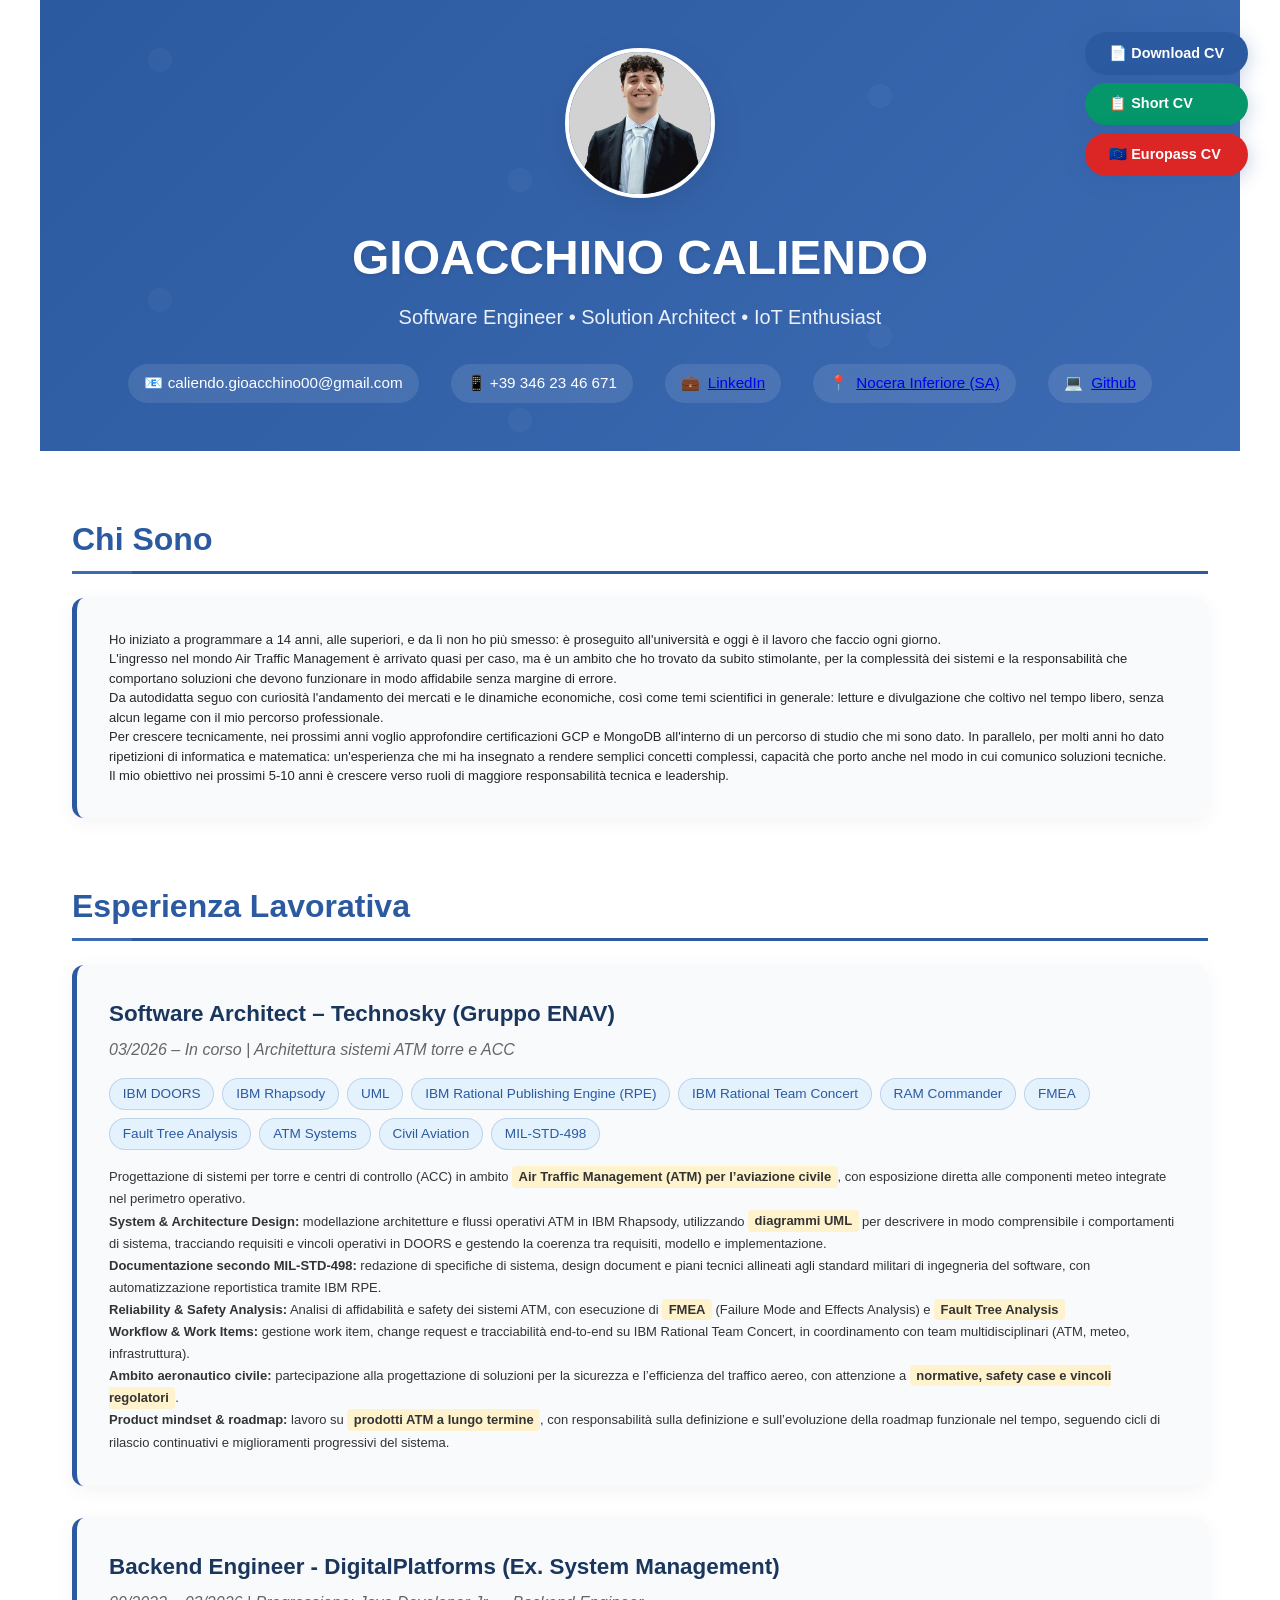
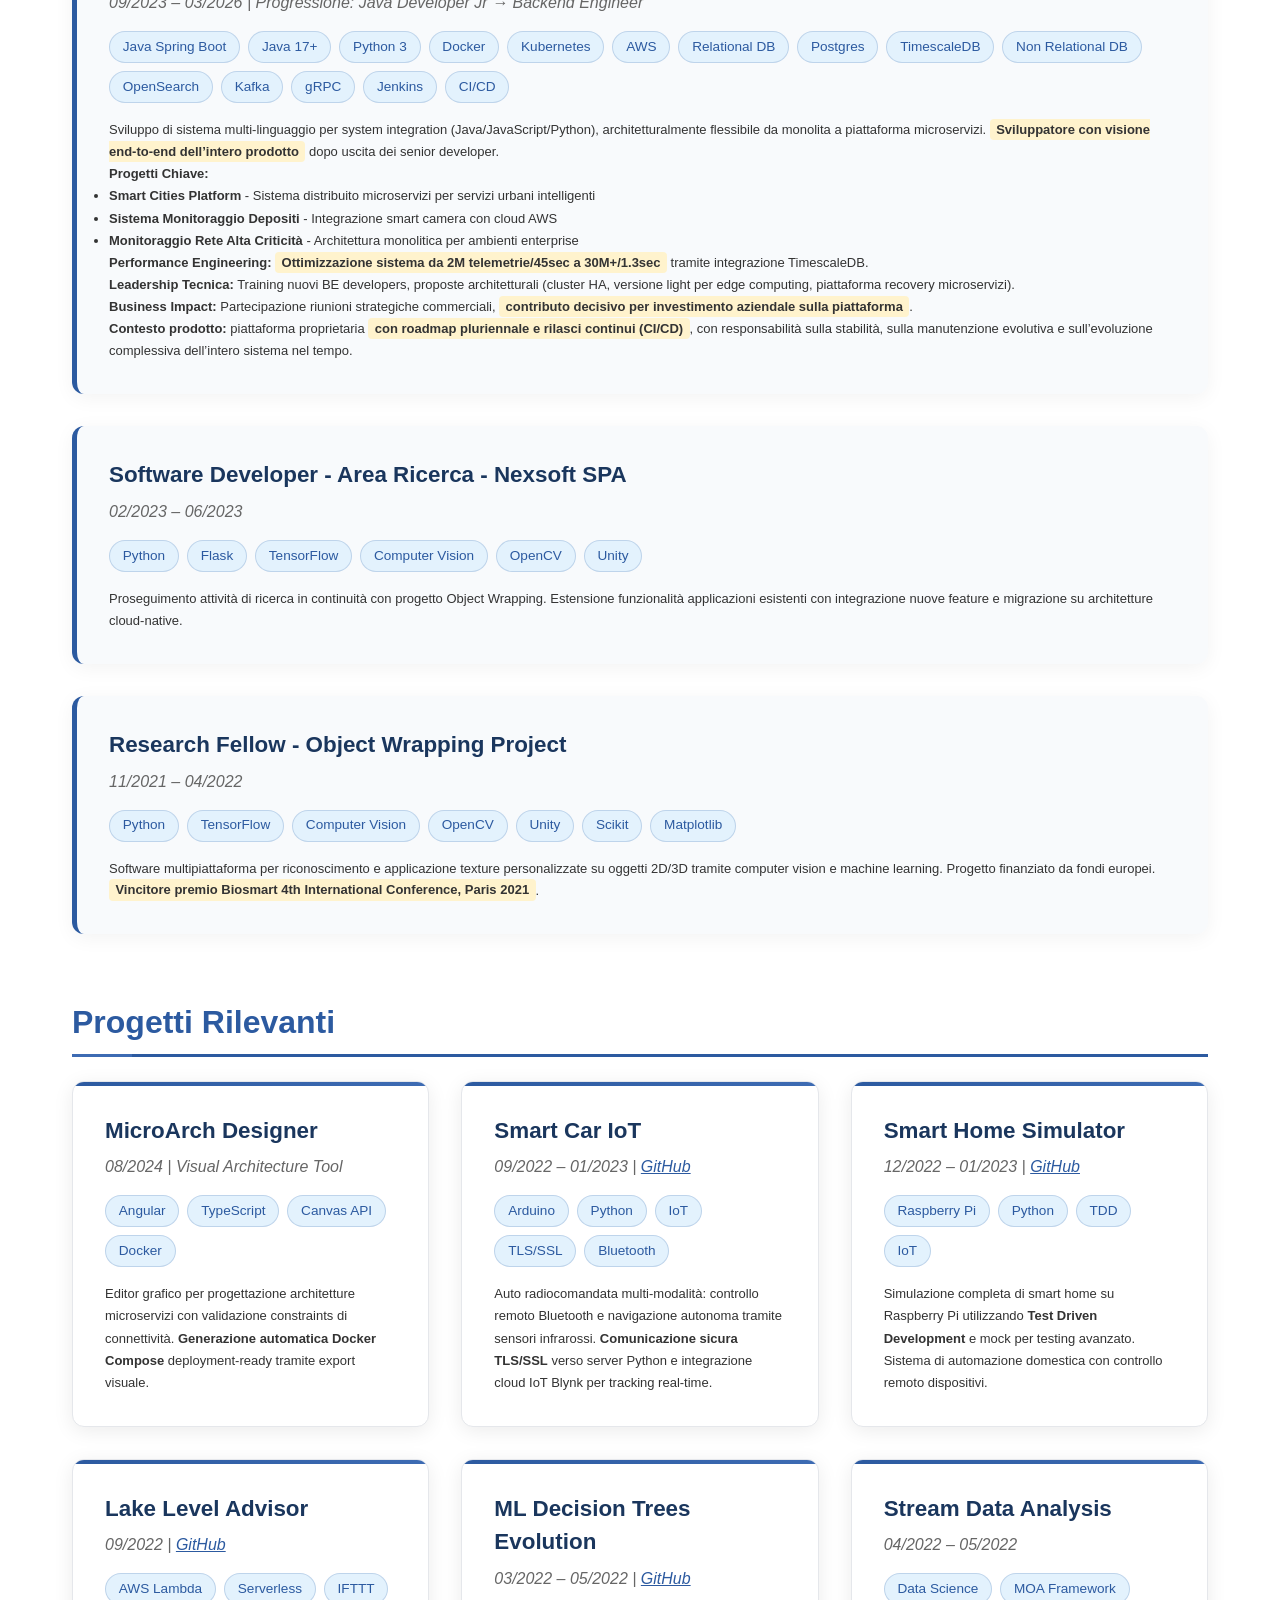
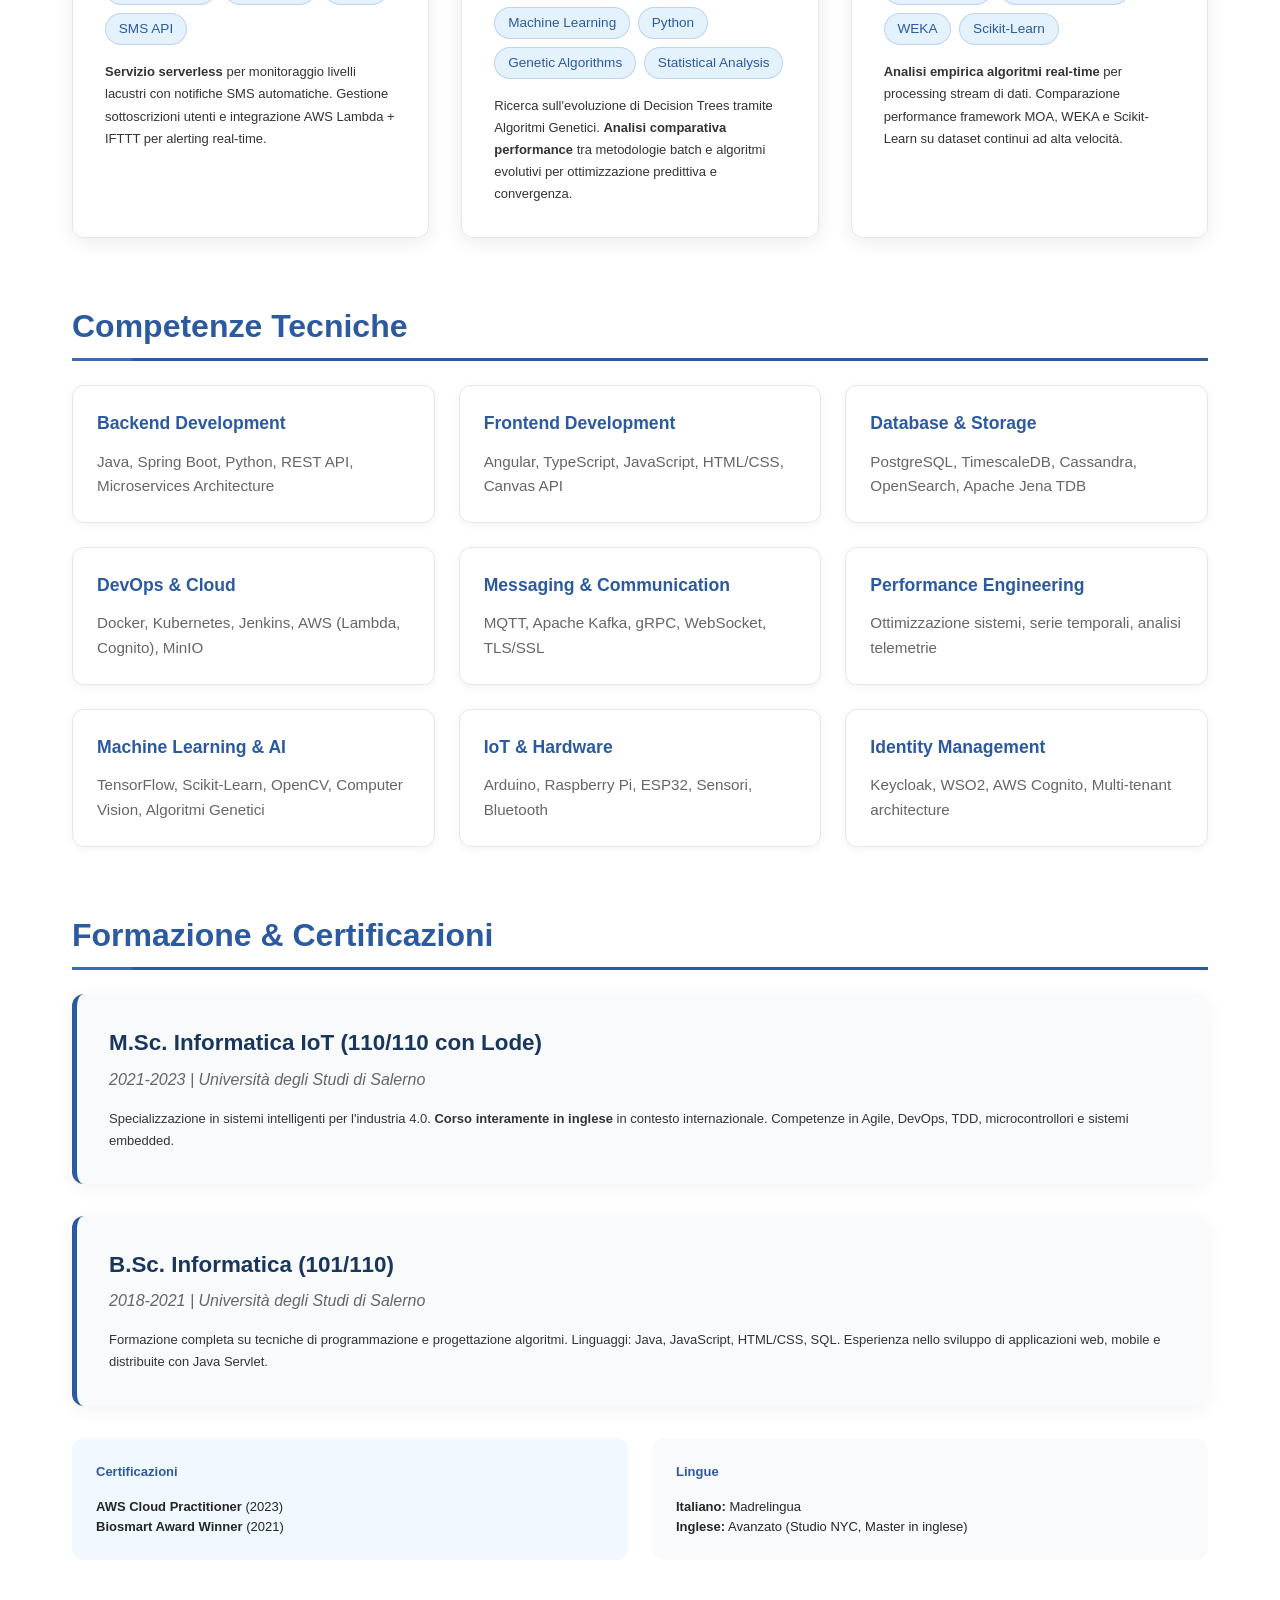
<file: index.html>
<!DOCTYPE html>
<html lang="it">
<head>
    <meta charset="UTF-8">
    <meta name="viewport" content="width=device-width, initial-scale=1.0">
    <title>Gioacchino Caliendo - Software Engineer</title>
    <meta name="description" content="Software Engineer specializzato in Java, Python, Microservizi e Performance Engineering. Portfolio e CV digitale.">

    <link rel="stylesheet" href="styles/web.css">
    <link rel="stylesheet" href="styles/europass.css">
    <link rel="stylesheet" href="styles/short.css">
    <link rel="stylesheet" href="styles/standard.css">

    <script src="scripts/print.js"></script>
</head>
<body>
    <div class="web-container">
        <div class="download-buttons">
            <button class="download-btn" onclick="printCV('standard')">
                📄 Download CV
            </button>
            <button class="download-btn short" onclick="printCV('short')">
                📋 Short CV
            </button>
            <button class="download-btn europass" onclick="printCV('europass')">
                🇪🇺 Europass CV
            </button>
        </div>

        <header class="web-header">
            <div class="web-header-content">
                <div class="web-photo-container">
                    <img src="pictures/profile-pc.jpg"/>
                </div>
                <h1 class="web-name">GIOACCHINO CALIENDO</h1>
                <p class="web-title">Software Engineer • Solution Architect • IoT Enthusiast</p>
                <div class="web-contact">
                    <div class="web-contact-item">
                        📧 caliendo.gioacchino00@gmail.com
                    </div>
                    <div class="web-contact-item">
                        📱 +39 346 23 46 671
                    </div>
                    <div class="web-contact-item">
                        💼 <a href="https://www.linkedin.com/in/gioacchino-caliendo-55917416a">LinkedIn</a>
                    </div>
                    <div class="web-contact-item">
                        📍 <a href="https://www.google.com/maps/place/84014+Nocera+Inferiore+SA">Nocera Inferiore (SA)</a>
                    </div>
                    <div class="web-contact-item">
                        💻 <a href="https://github.com/caliendo-gioacchino">Github</a>
                    </div>
                </div>
            </div>
        </header>

        <main class="web-content">

            <!-- ABOUT ME SECTION -->
            <div class="web-section">
                <h2 class="web-section-title">Chi Sono</h2>
                <div class="web-experience-item">
                    <p>
                        Ho iniziato a programmare a 14 anni, alle superiori, e da lì non ho più smesso: è
                        proseguito all'università e oggi è il lavoro che faccio ogni giorno.
                    </p>
                    <p>
                        L'ingresso nel mondo Air Traffic Management è arrivato quasi per caso, ma è un ambito che ho trovato
                        da subito stimolante, per la complessità dei sistemi e la responsabilità che comportano
                        soluzioni che devono funzionare in modo affidabile senza margine di errore.
                    </p>
                    <p>
                        Da autodidatta seguo con curiosità l'andamento dei mercati e le dinamiche economiche, così
                        come temi scientifici in generale: letture e divulgazione che coltivo nel tempo libero, senza
                        alcun legame con il mio percorso professionale.
                    </p>
                    <p>
                        Per crescere tecnicamente, nei prossimi anni voglio approfondire certificazioni GCP e MongoDB
                        all'interno di un percorso di studio che mi sono dato. In parallelo, per molti anni ho dato
                        ripetizioni di informatica e matematica: un'esperienza che mi ha insegnato a rendere semplici
                        concetti complessi, capacità che porto anche nel modo in cui comunico soluzioni tecniche. Il
                        mio obiettivo nei prossimi 5-10 anni è crescere verso ruoli di maggiore responsabilità tecnica
                        e leadership.
                    </p>
                </div>
            </div>

            <!-- Experience Section -->
            <section class="web-section">
                <h2 class="web-section-title">Esperienza Lavorativa</h2>

                <!-- Technosky -->
                <div class="web-experience-item">
                    <h3 class="web-job-header">Software Architect – Technosky (Gruppo ENAV)</h3>
                    <p class="web-job-period">03/2026 – In corso | Architettura sistemi ATM torre e ACC</p>

                    <div class="web-tech-stack">
                        <span class="web-tech-tag">IBM DOORS</span>
                        <span class="web-tech-tag">IBM Rhapsody</span>
                        <span class="web-tech-tag">UML</span>
                        <span class="web-tech-tag">IBM Rational Publishing Engine (RPE)</span>
                        <span class="web-tech-tag">IBM Rational Team Concert</span>
                        <span class="web-tech-tag">RAM Commander</span>
                        <span class="web-tech-tag">FMEA</span>
                        <span class="web-tech-tag">Fault Tree Analysis</span>
                        <span class="web-tech-tag">ATM Systems</span>
                        <span class="web-tech-tag">Civil Aviation</span>
                        <span class="web-tech-tag">MIL‑STD‑498</span>
                    </div>

                    <div class="web-description">
                        <p>
                            Progettazione di sistemi per torre e centri di controllo (ACC) in ambito
                            <span class="web-highlight">Air Traffic Management (ATM) per l’aviazione civile</span>,
                            con esposizione diretta alle componenti meteo integrate nel perimetro operativo.
                        </p>

                        <p>
                            <strong>System & Architecture Design:</strong>
                            modellazione architetture e flussi operativi ATM in IBM Rhapsody,
                            utilizzando <span class="web-highlight">diagrammi UML</span> per descrivere in modo
                            comprensibile i comportamenti di sistema, tracciando requisiti e vincoli
                            operativi in DOORS e gestendo la coerenza tra requisiti, modello e implementazione.
                        </p>

                        <p>
                            <strong>Documentazione secondo MIL‑STD‑498:</strong>
                            redazione di specifiche di sistema, design document e piani tecnici
                            allineati agli standard militari di ingegneria del software, con
                            automatizzazione reportistica tramite IBM RPE.
                        </p>

                        <p>
                            <strong>Reliability & Safety Analysis:</strong>
                            Analisi di affidabilità e safety dei sistemi ATM, con esecuzione di
                            <span class="web-highlight">FMEA</span> (Failure Mode and Effects Analysis) e
                            <span class="web-highlight">Fault Tree Analysis</span a supporto dei safety case
                                    e delle decisioni progettuali.
                        </p>

                        <p>
                            <strong>Workflow & Work Items:</strong>
                            gestione work item, change request e tracciabilità end‑to‑end
                            su IBM Rational Team Concert, in coordinamento con
                            team multidisciplinari (ATM, meteo, infrastruttura).
                        </p>

                        <p>
                            <strong>Ambito aeronautico civile:</strong>
                            partecipazione alla progettazione di soluzioni per la sicurezza e
                            l’efficienza del traffico aereo, con attenzione a
                            <span class="web-highlight">normative, safety case e vincoli regolatori</span>.
                        </p>

                        <p>
                            <strong>Product mindset & roadmap:</strong>
                            lavoro su <span class="web-highlight">prodotti ATM a lungo termine</span>,
                            con responsabilità sulla definizione e sull’evoluzione della roadmap
                            funzionale nel tempo, seguendo cicli di rilascio continuativi e
                            miglioramenti progressivi del sistema.
                        </p>
                    </div>
                </div>

                <!-- DP / System Management -->
                <div class="web-experience-item">
                    <h3 class="web-job-header">Backend Engineer - DigitalPlatforms (Ex. System Management) </h3>
                    <p class="web-job-period">09/2023 – 03/2026 | Progressione: Java Developer Jr → Backend Engineer</p>

                    <div class="web-tech-stack">
                        <span class="web-tech-tag">Java Spring Boot</span>
                        <span class="web-tech-tag">Java 17+</span>
                        <span class="web-tech-tag">Python 3</span>
                        <span class="web-tech-tag">Docker</span>
                        <span class="web-tech-tag">Kubernetes</span>
                        <span class="web-tech-tag">AWS</span>
                        <span class="web-tech-tag">Relational DB</span>
                        <span class="web-tech-tag">Postgres</span>
                        <span class="web-tech-tag">TimescaleDB</span>
                        <span class="web-tech-tag">Non Relational DB</span>
                        <span class="web-tech-tag">OpenSearch</span>
                        <span class="web-tech-tag">Kafka</span>
                        <span class="web-tech-tag">gRPC</span>
                        <span class="web-tech-tag">Jenkins</span>
                        <span class="web-tech-tag">CI/CD</span>
                    </div>

                    <div class="web-description">
                        <p>Sviluppo di sistema multi-linguaggio per system integration (Java/JavaScript/Python), architetturalmente flessibile da monolita a piattaforma microservizi. <span class="web-highlight">Sviluppatore con visione end-to-end dell’intero prodotto</span> dopo uscita dei senior developer.</p>

                        <p><strong>Progetti Chiave:</strong></p>
                        <ul>
                            <li><strong>Smart Cities Platform</strong> - Sistema distribuito microservizi per servizi urbani intelligenti</li>
                            <li><strong>Sistema Monitoraggio Depositi</strong> - Integrazione smart camera con cloud AWS</li>
                            <li><strong>Monitoraggio Rete Alta Criticità</strong> - Architettura monolitica per ambienti enterprise</li>
                        </ul>

                        <p><strong>Performance Engineering:</strong> <span class="web-highlight">Ottimizzazione sistema da 2M telemetrie/45sec a 30M+/1.3sec</span> tramite integrazione TimescaleDB.</p>

                        <p><strong>Leadership Tecnica:</strong> Training nuovi BE developers, proposte architetturali (cluster HA, versione light per edge computing, piattaforma recovery microservizi).</p>

                        <p><strong>Business Impact:</strong> Partecipazione riunioni strategiche commerciali, <span class="web-highlight">contributo decisivo per investimento aziendale sulla piattaforma</span>.</p>

                        <p>
                            <strong>Contesto prodotto:</strong>
                            piattaforma proprietaria <span class="web-highlight">con roadmap pluriennale e rilasci continui (CI/CD)</span>,
                            con responsabilità sulla stabilità, sulla
                            manutenzione evolutiva e sull’evoluzione complessiva
                            dell’intero sistema nel tempo.
                        </p>
                    </div>
                </div>

                <!-- Nexsoft -->
                <div class="web-experience-item">
                    <h3 class="web-job-header">Software Developer - Area Ricerca - Nexsoft SPA</h3>
                    <p class="web-job-period">02/2023 – 06/2023</p>
                    <div class="web-tech-stack">
                        <span class="web-tech-tag">Python</span>
                        <span class="web-tech-tag">Flask</span>
                        <span class="web-tech-tag">TensorFlow</span>
                        <span class="web-tech-tag">Computer Vision</span>
                        <span class="web-tech-tag">OpenCV</span>
                        <span class="web-tech-tag">Unity</span>
                    </div>
                    <div class="web-description">
                        <p>Proseguimento attività di ricerca in continuità con progetto Object Wrapping. Estensione funzionalità applicazioni esistenti con integrazione nuove feature e migrazione su architetture cloud-native.</p>
                    </div>
                </div>

                <!-- Ricerca UNI -->
                <div class="web-experience-item">
                    <h3 class="web-job-header">Research Fellow - Object Wrapping Project</h3>
                    <p class="web-job-period">11/2021 – 04/2022</p>
                    <div class="web-tech-stack">
                        <span class="web-tech-tag">Python</span>
                        <span class="web-tech-tag">TensorFlow</span>
                        <span class="web-tech-tag">Computer Vision</span>
                        <span class="web-tech-tag">OpenCV</span>
                        <span class="web-tech-tag">Unity</span>
                        <span class="web-tech-tag">Scikit</span>
                        <span class="web-tech-tag">Matplotlib</span>
                    </div>

                    <div class="web-description">
                        <p>Software multipiattaforma per riconoscimento e applicazione texture personalizzate su oggetti 2D/3D tramite computer vision e machine learning. Progetto finanziato da fondi europei. <span class="web-highlight">Vincitore premio Biosmart 4th International Conference, Paris 2021</span>.</p>
                    </div>
                </div>
            </section>

            <!-- Projects Section -->
            <section class="web-section">
                <h2 class="web-section-title">Progetti Rilevanti</h2>

                <div class="web-projects-grid">
                    <div class="web-project-card">
                        <h3 class="web-job-header">MicroArch Designer</h3>
                        <p class="web-job-period">08/2024 | Visual Architecture Tool</p>
                        <div class="web-tech-stack">
                            <span class="web-tech-tag">Angular</span>
                            <span class="web-tech-tag">TypeScript</span>
                            <span class="web-tech-tag">Canvas API</span>
                            <span class="web-tech-tag">Docker</span>
                        </div>
                        <div class="web-description">
                            <p>Editor grafico per progettazione architetture microservizi con validazione constraints di connettività. <strong>Generazione automatica Docker Compose</strong> deployment-ready tramite export visuale.</p>
                        </div>
                    </div>

                    <div class="web-project-card">
                        <h3 class="web-job-header">Smart Car IoT</h3>
                        <p class="web-job-period">09/2022 – 01/2023 | <a href="https://github.com/LamFra/Secure-Smart-Car" target="_blank" style="color: var(--primary);">GitHub</a></p>
                        <div class="web-tech-stack">
                            <span class="web-tech-tag">Arduino</span>
                            <span class="web-tech-tag">Python</span>
                            <span class="web-tech-tag">IoT</span>
                            <span class="web-tech-tag">TLS/SSL</span>
                            <span class="web-tech-tag">Bluetooth</span>
                        </div>
                        <div class="web-description">
                            <p>Auto radiocomandata multi-modalità: controllo remoto Bluetooth e navigazione autonoma tramite sensori infrarossi. <strong>Comunicazione sicura TLS/SSL</strong> verso server Python e integrazione cloud IoT Blynk per tracking real-time.</p>
                        </div>
                    </div>

                    <div class="web-project-card">
                        <h3 class="web-job-header">Smart Home Simulator</h3>
                        <p class="web-job-period">12/2022 – 01/2023 | <a href="https://github.com/caliendo-gioacchino/smart_home" target="_blank" style="color: var(--primary);">GitHub</a></p>
                        <div class="web-tech-stack">
                            <span class="web-tech-tag">Raspberry Pi</span>
                            <span class="web-tech-tag">Python</span>
                            <span class="web-tech-tag">TDD</span>
                            <span class="web-tech-tag">IoT</span>
                        </div>
                        <div class="web-description">
                            <p>Simulazione completa di smart home su Raspberry Pi utilizzando <strong>Test Driven Development</strong> e mock per testing avanzato. Sistema di automazione domestica con controllo remoto dispositivi.</p>
                        </div>
                    </div>

                    <div class="web-project-card">
                        <h3 class="web-job-header">Lake Level Advisor</h3>
                        <p class="web-job-period">09/2022 | <a href="https://github.com/caliendo-gioacchino/LakeLevelAdvisor" target="_blank" style="color: var(--primary);">GitHub</a></p>
                        <div class="web-tech-stack">
                            <span class="web-tech-tag">AWS Lambda</span>
                            <span class="web-tech-tag">Serverless</span>
                            <span class="web-tech-tag">IFTTT</span>
                            <span class="web-tech-tag">SMS API</span>
                        </div>
                        <div class="web-description">
                            <p><strong>Servizio serverless</strong> per monitoraggio livelli lacustri con notifiche SMS automatiche. Gestione sottoscrizioni utenti e integrazione AWS Lambda + IFTTT per alerting real-time.</p>
                        </div>
                    </div>

                    <div class="web-project-card">
                        <h3 class="web-job-header">ML Decision Trees Evolution</h3>
                        <p class="web-job-period">03/2022 – 05/2022 | <a href="https://github.com/LamFra/AEGADT" target="_blank" style="color: var(--primary);">GitHub</a></p>
                        <div class="web-tech-stack">
                            <span class="web-tech-tag">Machine Learning</span>
                            <span class="web-tech-tag">Python</span>
                            <span class="web-tech-tag">Genetic Algorithms</span>
                            <span class="web-tech-tag">Statistical Analysis</span>
                        </div>
                        <div class="web-description">
                            <p>Ricerca sull'evoluzione di Decision Trees tramite Algoritmi Genetici. <strong>Analisi comparativa performance</strong> tra metodologie batch e algoritmi evolutivi per ottimizzazione predittiva e convergenza.</p>
                        </div>
                    </div>

                    <div class="web-project-card">
                        <h3 class="web-job-header">Stream Data Analysis</h3>
                        <p class="web-job-period">04/2022 – 05/2022</p>
                        <div class="web-tech-stack">
                            <span class="web-tech-tag">Data Science</span>
                            <span class="web-tech-tag">MOA Framework</span>
                            <span class="web-tech-tag">WEKA</span>
                            <span class="web-tech-tag">Scikit-Learn</span>
                        </div>
                        <div class="web-description">
                            <p><strong>Analisi empirica algoritmi real-time</strong> per processing stream di dati. Comparazione performance framework MOA, WEKA e Scikit-Learn su dataset continui ad alta velocità.</p>
                        </div>
                    </div>
                </div>
            </section>

            <!-- Skills Section -->
            <section class="web-section">
                <h2 class="web-section-title">Competenze Tecniche</h2>

                <div class="web-skills-grid">
                    <div class="web-skill-category">
                        <h4 class="web-skill-title">Backend Development</h4>
                        <div class="web-skill-list">Java, Spring Boot, Python, REST API, Microservices Architecture</div>
                    </div>

                    <div class="web-skill-category">
                        <h4 class="web-skill-title">Frontend Development</h4>
                        <div class="web-skill-list">Angular, TypeScript, JavaScript, HTML/CSS, Canvas API</div>
                    </div>

                    <div class="web-skill-category">
                        <h4 class="web-skill-title">Database & Storage</h4>
                        <div class="web-skill-list">PostgreSQL, TimescaleDB, Cassandra, OpenSearch, Apache Jena TDB</div>
                    </div>

                    <div class="web-skill-category">
                        <h4 class="web-skill-title">DevOps & Cloud</h4>
                        <div class="web-skill-list">Docker, Kubernetes, Jenkins, AWS (Lambda, Cognito), MinIO</div>
                    </div>

                    <div class="web-skill-category">
                        <h4 class="web-skill-title">Messaging & Communication</h4>
                        <div class="web-skill-list">MQTT, Apache Kafka, gRPC, WebSocket, TLS/SSL</div>
                    </div>

                    <div class="web-skill-category">
                        <h4 class="web-skill-title">Performance Engineering</h4>
                        <div class="web-skill-list">Ottimizzazione sistemi, serie temporali, analisi telemetrie</div>
                    </div>

                    <div class="web-skill-category">
                        <h4 class="web-skill-title">Machine Learning & AI</h4>
                        <div class="web-skill-list">TensorFlow, Scikit-Learn, OpenCV, Computer Vision, Algoritmi Genetici</div>
                    </div>

                    <div class="web-skill-category">
                        <h4 class="web-skill-title">IoT & Hardware</h4>
                        <div class="web-skill-list">Arduino, Raspberry Pi, ESP32, Sensori, Bluetooth</div>
                    </div>

                    <div class="web-skill-category">
                        <h4 class="web-skill-title">Identity Management</h4>
                        <div class="web-skill-list">Keycloak, WSO2, AWS Cognito, Multi-tenant architecture</div>
                    </div>
                </div>
            </section>

            <!-- Education & Other Info -->
            <section class="web-section">
                <h2 class="web-section-title">Formazione & Certificazioni</h2>

                <div class="web-experience-item">
                    <h3 class="web-job-header">M.Sc. Informatica IoT (110/110 con Lode)</h3>
                    <p class="web-job-period">2021-2023 | Università degli Studi di Salerno</p>
                    <div class="web-description">
                        <p>Specializzazione in sistemi intelligenti per l'industria 4.0. <strong>Corso interamente in inglese</strong> in contesto internazionale. Competenze in Agile, DevOps, TDD, microcontrollori e sistemi embedded.</p>
                    </div>
                </div>

                <div class="web-experience-item">
                    <h3 class="web-job-header">B.Sc. Informatica (101/110)</h3>
                    <p class="web-job-period">2018-2021 | Università degli Studi di Salerno</p>
                    <div class="web-description">
                        Formazione completa su tecniche di programmazione e progettazione algoritmi. Linguaggi: Java, JavaScript, HTML/CSS, SQL. Esperienza nello sviluppo di applicazioni web, mobile e distribuite con Java Servlet.
                    </div>
                </div>

                <div style="display: grid; grid-template-columns: repeat(auto-fit, minmax(300px, 1fr)); gap: 1.5rem; margin-top: 2rem;">
                    <div style="background: #f0f9ff; padding: 1.5rem; border-radius: 12px;">
                        <h4 style="color: var(--primary); margin-bottom: 1rem;">Certificazioni</h4>
                        <p><strong>AWS Cloud Practitioner</strong> (2023)</p>
                        <p><strong>Biosmart Award Winner</strong> (2021)</p>
                    </div>

                    <div style="background: #f8fafc; padding: 1.5rem; border-radius: 12px;">
                        <h4 style="color: var(--primary); margin-bottom: 1rem;">Lingue</h4>
                        <p><strong>Italiano:</strong> Madrelingua</p>
                        <p><strong>Inglese:</strong> Avanzato (Studio NYC, Master in inglese)</p>
                    </div>
                </div>
            </section>
        </main>
    </div>
</body>
</html>
</file>
<file: styles/web.css>
/* === RESET & BASE === */
        * {
            margin: 0;
            padding: 0;
            box-sizing: border-box;
        }

        :root {
            --primary: #2c5aa0;
            --primary-light: #3d6bb3;
            --secondary: #1a365d;
            --accent: #e3f2fd;
            --text: #333;
            --text-light: #666;
            --bg: #ffffff;
            --bg-light: #f8fafc;
            --border: #e5e7eb;
        }

        body {
            font-family: 'Segoe UI', -apple-system, BlinkMacSystemFont, sans-serif;
            line-height: 1.6;
            color: var(--text);
            background: var(--bg);
        }

        /* === WEB LAYOUT (default) === */
        .web-container {
            max-width: 1200px;
            margin: 0 auto;
            background: white;
        }

        .web-header {
            background: linear-gradient(135deg, var(--primary) 0%, var(--primary-light) 100%);
            color: white;
            padding: 3rem 2rem;
            text-align: center;
            position: relative;
            overflow: hidden;
        }

            .web-header::before {
                content: '';
                position: absolute;
                top: 0;
                left: 0;
                right: 0;
                bottom: 0;
                background: url('data:image/svg+xml,<svg xmlns="http://www.w3.org/2000/svg" viewBox="0 0 100 20"><defs><pattern id="grain" width="100" height="20" patternUnits="userSpaceOnUse"><circle cx="10" cy="5" r="1" fill="white" opacity="0.1"/><circle cx="40" cy="15" r="1" fill="white" opacity="0.1"/><circle cx="70" cy="8" r="1" fill="white" opacity="0.1"/></pattern></defs><rect width="100" height="20" fill="url(%23grain)"/></svg>');
                opacity: 0.3;
            }

        .web-header-content {
            position: relative;
            z-index: 1;
        }

        .web-photo-container {
            width: 150px;
            height: 150px;
            border-radius: 50%;
            margin: 0 auto 1.5rem;
            border: 4px solid white;
            box-shadow: 0 8px 32px rgba(0,0,0,0.1);
            display: flex;
            align-items: center;
            justify-content: center;
            background: rgba(255,255,255,0.1);
            backdrop-filter: blur(10px);
            overflow: hidden; /* Importante per nascondere parti eccedenti */
        }

            .web-photo-container img {
                width: 100%;
                height: 100%;
                object-fit: cover; /* Mantiene proporzioni e riempie il contenitore */
                object-position: center top; /* Centra l'immagine */
            }

        .web-name {
            font-size: 3rem;
            font-weight: 700;
            margin-bottom: 0.5rem;
            text-shadow: 0 2px 4px rgba(0,0,0,0.1);
        }

        .web-title {
            font-size: 1.25rem;
            opacity: 0.9;
            margin-bottom: 2rem;
            font-weight: 300;
        }

        .web-contact {
            display: flex;
            justify-content: center;
            gap: 2rem;
            flex-wrap: wrap;
            font-size: 0.95rem;
        }

        .web-contact-item {
            display: flex;
            align-items: center;
            gap: 0.5rem;
            background: rgba(255,255,255,0.1);
            padding: 0.5rem 1rem;
            border-radius: 25px;
            backdrop-filter: blur(10px);
            transition: transform 0.2s ease;
        }

            .web-contact-item:hover {
                transform: translateY(-2px);
            }

        /* DOWNLOAD BUTTONS */
        .download-buttons {
            position: fixed;
            top: 2rem;
            right: 2rem;
            display: flex;
            flex-direction: column;
            gap: 0.5rem;
            z-index: 1000;
        }

        .download-btn {
            background: var(--primary);
            color: white;
            border: none;
            padding: 0.8rem 1.5rem;
            border-radius: 25px;
            cursor: pointer;
            font-size: 0.9rem;
            font-weight: 600;
            box-shadow: 0 4px 20px rgba(44, 90, 160, 0.3);
            transition: all 0.3s ease;
            display: flex;
            align-items: center;
            gap: 0.5rem;
            white-space: nowrap;
        }

            .download-btn:hover {
                background: var(--primary-light);
                transform: translateY(-2px);
                box-shadow: 0 8px 30px rgba(44, 90, 160, 0.4);
            }

            .download-btn.short {
                background: #059669;
            }

                .download-btn.short:hover {
                    background: #047857;
                }

            .download-btn.europass {
                background: #dc2626;
            }

                .download-btn.europass:hover {
                    background: #b91c1c;
                }

        .web-content {
            padding: 3rem 2rem;
        }

        .web-section {
            margin-bottom: 3rem;
        }

        .web-section-title {
            font-size: 2rem;
            color: var(--primary);
            margin-bottom: 1.5rem;
            padding-bottom: 0.5rem;
            border-bottom: 3px solid var(--primary);
            position: sticky;
            top: 0;
            background: white;
            z-index: 100;
            padding-top: 1rem;
            transition: all 0.3s ease;
        }

            .web-section-title.sticky {
                color: white;
                background: var(--primary);
                padding: 1rem 2rem;
                border-radius: 0;
                box-shadow: 0 2px 20px rgba(44, 90, 160, 0.3);
            }

                .web-section-title.sticky::after {
                    display: none;
                }

            .web-section-title::after {
                content: '';
                position: absolute;
                bottom: -3px;
                left: 0;
                width: 60px;
                height: 3px;
                background: var(--primary-light);
            }

        .web-experience-item {
            background: var(--bg-light);
            padding: 2rem;
            margin-bottom: 2rem;
            border-radius: 12px;
            border-left: 5px solid var(--primary);
            box-shadow: 0 4px 20px rgba(0,0,0,0.05);
            transition: transform 0.2s ease, box-shadow 0.2s ease;
        }

            .web-experience-item:hover {
                transform: translateY(-4px);
                box-shadow: 0 8px 30px rgba(0,0,0,0.1);
            }

        .web-job-header {
            font-size: 1.4rem;
            font-weight: 700;
            color: var(--secondary);
            margin-bottom: 0.5rem;
        }

        .web-job-period {
            color: var(--text-light);
            font-size: 1rem;
            margin-bottom: 1rem;
            font-style: italic;
        }

        .web-tech-stack {
            display: flex;
            flex-wrap: wrap;
            gap: 0.5rem;
            margin: 1rem 0;
        }

        .web-tech-tag {
            background: var(--accent);
            color: var(--primary);
            padding: 0.3rem 0.8rem;
            border-radius: 20px;
            font-size: 0.85rem;
            font-weight: 500;
            border: 1px solid rgba(44, 90, 160, 0.2);
        }

        .web-description {
            color: var(--text);
            line-height: 1.7;
            margin-top: 1rem;
        }

        .web-highlight {
            background: linear-gradient(120deg, #fff3cd 0%, #fff3cd 100%);
            padding: 0.2rem 0.4rem;
            border-radius: 4px;
            font-weight: 600;
        }

        .web-projects-grid {
            display: grid;
            grid-template-columns: repeat(auto-fit, minmax(350px, 1fr));
            gap: 2rem;
            margin-top: 1.5rem;
        }

        .web-project-card {
            background: white;
            border-radius: 12px;
            padding: 2rem;
            border: 1px solid var(--border);
            box-shadow: 0 4px 20px rgba(0,0,0,0.08);
            transition: all 0.3s ease;
            position: relative;
            overflow: hidden;
        }

            .web-project-card::before {
                content: '';
                position: absolute;
                top: 0;
                left: 0;
                right: 0;
                height: 4px;
                background: linear-gradient(90deg, var(--primary), var(--primary-light));
            }

            .web-project-card:hover {
                transform: translateY(-6px);
                box-shadow: 0 12px 40px rgba(0,0,0,0.15);
            }

        .web-skills-grid {
            display: grid;
            grid-template-columns: repeat(auto-fit, minmax(280px, 1fr));
            gap: 1.5rem;
            margin-top: 1.5rem;
        }

        .web-skill-category {
            background: white;
            padding: 1.5rem;
            border-radius: 12px;
            border: 1px solid var(--border);
            box-shadow: 0 2px 10px rgba(0,0,0,0.05);
        }

        .web-skill-title {
            font-size: 1.1rem;
            font-weight: 700;
            color: var(--primary);
            margin-bottom: 0.8rem;
        }

        .web-skill-list {
            font-size: 0.95rem;
            color: var(--text-light);
            line-height: 1.6;
        }

        /* === RESPONSIVE === */
        @media (max-width: 768px) {
            .web-header {
                padding: 2rem 1rem;
            }

            .web-name {
                font-size: 2.2rem;
            }

            .web-title {
                font-size: 1.1rem;
            }

            .web-contact {
                gap: 1rem;
            }

            .web-content {
                padding: 2rem 1rem;
            }

            .web-section-title {
                font-size: 1.6rem;
            }

            .download-buttons {
                top: 1rem;
                right: 1rem;
            }

            .download-btn {
                padding: 0.6rem 1rem;
                font-size: 0.8rem;
            }

            .web-projects-grid {
                grid-template-columns: 1fr;
            }

            .web-skills-grid {
                grid-template-columns: 1fr;
            }
        }
</file>
<file: styles/europass.css>
/* Europass CV Style */
* {
    box-sizing: border-box;
}

:root {
    --ep-blue: #0056A3;
    --ep-blue-dark: #003D73;
}

.ep-header {
    border-bottom: none;
    padding-bottom: 16px;
    margin-bottom: 24px;
}

.ep-header-top {
    display: flex;
    align-items: flex-start;
    gap: 20px;
}

.ep-photo-box {
    width: 120px;
    height: 120px;
    border-radius: 50%;
    overflow: hidden;
    flex-shrink: 0;
    border: 2px solid var(--ep-blue);
    background: #f2f2f2;
}

.ep-photo-box img {
    width: 100%;
    height: 100%;
    object-fit: cover;
    object-position: center top;
}

.ep-header-main {
    flex: 1;
    min-width: 0;
}

.ep-name {
    font-size: 28px;
    font-weight: 700;
    color: var(--ep-blue-dark);
    margin: 0 0 10px 0;
}

.ep-logo-box {
    width: 200px;
    flex-shrink: 0;
    text-align: right;
    margin-top: -40px;
}

.ep-logo-box img {
    width: 100%;
}

.ep-contact-grid {
    display: flex;
    flex-wrap: wrap;
    gap: 4px 20px;
    font-size: 12px;
}

.ep-contact-row {
    display: flex;
    gap: 20px;
    flex-wrap: wrap;
}

.ep-icon {
    color: var(--ep-blue);
    margin-right: 4px;
}

.ep-label {
    font-weight: 700;
    color: #1a1a1a;
}

.ep-contact-grid a {
    color: var(--ep-blue-dark);
    text-decoration: none;
}

.ep-contact-grid > div {
    white-space: nowrap;
}

.ep-photo-info-row {
    margin-top: 30px;
    display: flex;
    align-items: center;
    gap: 16px;
    flex: 1;
}

body {
    font-family: Arial, Helvetica, sans-serif;
    color: #262626;
    font-size: 13px;
    line-height: 1.5;
    background: #ffffff;
    margin: 0;
    padding: 0;
}

.europass-container {
    max-width: 800px;
    margin: 0 auto;
    padding: 30px 40px;
}

.ep-name {
    font-size: 26px;
    font-weight: bold;
    color: #1a4f8b;
    margin: 0 0 12px 0;
}

.ep-contact-grid {
    display: grid;
    grid-template-columns: 1fr 1fr;
    gap: 4px 24px;
    font-size: 12px;
}

.ep-contact-grid a {
    color: #1a4f8b;
    text-decoration: none;
}

.ep-label {
    font-weight: bold;
    color: #444;
}

/* SECTIONS */
.ep-section {
    margin-bottom: 22px;
}

.ep-section-title {
    font-size: 13px;
    font-weight: 700;
    text-transform: uppercase;
    color: var(--ep-blue-dark);
    background: none;
    padding: 0 0 4px 0;
    margin: 0 0 12px 0;
    letter-spacing: 0.5px;
    border-bottom: 1px solid var(--ep-blue-dark);
}

.ep-section-body p {
    margin: 4px 0;
}


/* TIMELINE ITEMS */
.ep-timeline-item {
    display: grid;
    grid-template-columns: 150px 1fr;
    gap: 16px;
    margin-bottom: 18px;
    padding-bottom: 14px;
    border-bottom: 1px solid #e0e0e0;
}

.ep-timeline-item:last-child {
    border-bottom: none;
}

.ep-timeline-period {
    font-size: 11px;
    color: #666;
    font-style: italic;
    padding-top: 2px;
}

.ep-timeline-content {
    min-width: 0;
}

.ep-job-title {
    font-size: 14px;
    font-weight: bold;
    color: #1a1a1a;
}

.ep-job-org {
    font-size: 13px;
    font-weight: 600;
    color: #1a4f8b;
    margin-bottom: 2px;
}

.ep-job-meta {
    font-size: 11px;
    color: #666;
    margin-bottom: 8px;
}

.ep-timeline-content p {
    font-size: 12px;
    margin: 6px 0;
    text-align: justify;
}

.ep-timeline-content ul {
    margin: 6px 0;
    padding-left: 20px;
}

.ep-timeline-content li {
    font-size: 12px;
    margin-bottom: 3px;
}

/* LANGUAGE TABLE */
.ep-lang-table {
    width: 100%;
    border-collapse: collapse;
    margin-top: 8px;
    font-size: 11px;
}

.ep-lang-table td {
    border: 1px solid #d0d0d0;
    padding: 6px 8px;
    text-align: center;
}

/* PRINT */
@media print {
    body.print-europass .europass-container {
        display: block !important;
    }

    .europass-container {
        padding: 0;
        max-width: 100%;
    }
    .ep-timeline-item {
        page-break-inside: avoid;
    }
}
</file>
<file: styles/short.css>
/* Nascondi di default */
.print-container,
.short-container,
.europass-container {
    display: none;
}

/* SHORT CV PRINT */
@media print {
    .download-buttons,
    .web-container {
        display: none !important;
    }

    body.print-short .short-container {
        display: block !important;
    }

    body {
        font-family: 'Segoe UI', Arial, sans-serif;
        font-size: 11px;
        line-height: 1.3;
        color: #333;
        background: white;
        padding: 6mm;
    }

    .cv-container {
        page-break-inside: avoid;
        max-width: 200mm;
        margin: 0 auto;
        background: white;
    }


    /* HEADER */
    .cv-header {
        display: flex;
        align-items: flex-start;
        gap: 15px;
        margin-bottom: 20px;
        padding-bottom: 15px;
        border-bottom: 3px solid #2c5aa0;
    }

    .photo-section {
        width: 85px;
        height: 110px;
        border: 2px solid #2c5aa0;
        overflow: hidden;
        border-radius: 6px;
        flex-shrink: 0;
        background: #f9f9f9;
    }

    .photo-section img {
        width: 100%;
        height: 100%;
        object-fit: cover;
    }

    .header-info {
        flex: 1;
    }

    .name {
        font-size: 26px;
        font-weight: bold;
        color: #2c5aa0;
        margin-bottom: 4px;
    }

    .title {
        font-size: 13px;
        color: #666;
        margin-bottom: 12px;
        font-style: italic;
    }

    .contact-grid {
        display: grid;
        grid-template-columns: 1fr 1fr;
        gap: 3px 15px;
        font-size: 10px;
    }

    /* SECTIONS */
    .section {
        margin-bottom: 10px;
    }

    .section-title {
        font-size: 13px;
        font-weight: bold;
        color: #2c5aa0;
        margin-bottom: 8px;
        text-transform: uppercase;
        border-bottom: 2px solid #2c5aa0;
        padding-bottom: 2px;
        display: inline-block;
        min-width: 150px;
    }

    /* EXPERIENCE */
    .experience-item {
        margin-bottom: 10px;
        padding: 8px;
        background: #fafbfc;
        border-left: 3px solid #2c5aa0;
        border-radius: 0 4px 4px 0;
        page-break-inside: avoid;
    }

    .job-title {
        font-weight: bold;
        color: #1a365d;
        font-size: 12px;
        margin-bottom: 2px;
    }

    .job-period {
        color: #666;
        font-size: 10px;
        font-style: italic;
        margin-bottom: 4px;
    }

    .tech-stack {
        background: #e3f2fd;
        padding: 3px 5px;
        margin: 4px 0;
        border-radius: 3px;
        font-size: 9px;
        color: #1565c0;
        border: 1px solid #bbdefb;
    }

    .description {
        font-size: 10px;
        line-height: 1.3;
        text-align: justify;
    }

    .highlight {
        background: #fff3cd;
        padding: 1px 3px;
        border-radius: 2px;
        font-weight: bold;
    }

    /* SKILLS GRID */
    .skills-grid {
        display: grid;
        grid-template-columns: 1fr 1fr 1fr;
        gap: 12px;
        margin-top: 8px;
    }

    .skill-category {
        background: white;
        padding: 6px;
        border-radius: 4px;
        border: 1px solid #e0e7ff;
    }

    .skill-title {
        font-weight: bold;
        color: #2c5aa0;
        margin-bottom: 3px;
        font-size: 10px;
    }

    .skill-list {
        font-size: 9px;
        line-height: 1.3;
        color: #555;
    }

    /* PROJECTS */
    .project-item {
        margin-bottom: 10px;
        padding: 6px;
        background: #f8fafc;
        border-left: 2px solid #059669;
        border-radius: 0 3px 3px 0;
    }

    .project-title {
        font-weight: bold;
        color: #1a365d;
        font-size: 11px;
        margin-bottom: 1px;
    }

    .project-period {
        color: #666;
        font-size: 9px;
        font-style: italic;
        margin-bottom: 3px;
    }

    /* TWO COLUMN LAYOUT */
    .two-column {
        display: grid;
        grid-template-columns: 1fr 1fr;
        gap: 15px;
        margin-top: 8px;
    }

    /* EDUCATION */
    .education-item {
        margin-bottom: 6px;
        padding: 5px;
        background: white;
        border: 1px solid #e5e7eb;
        border-radius: 3px;
    }

    /* FOOTER */
    .footer {
        margin-top: 8px;
        font-size: 8px;
        color: #666;
        text-align: center;
        border-top: 1px solid #eee;
        padding-top: 8px;
    }
}

/* Hide for screen view */
.cv-container {
    display: none;
}

@media print {
    .cv-container {
        display: block !important;
    }
}
</file>
<file: styles/standard.css>
/* Nascondi i layout CV di default */
.print-container,
.short-container,
.europass-container {
    display: none;
}

/* STANDARD CV PRINT */
@media print {
    .download-buttons,
    .web-container {
        display: none !important;
    }

    body.print-standard .print-container {
        display: block !important;
    }

    body {
        font-size: 12px;
        line-height: 1.3;
        padding: 15px;
        color: #333;
        background: white;
    }

    .print-container {
        max-width: 210mm;
        margin: 0 auto;
        background: white;
    }

    .print-header {
        display: flex;
        align-items: center;
        gap: 20px;
        margin-bottom: 18px;
        padding-bottom: 12px;
        border-bottom: 3px solid #2c5aa0;
    }

    .print-photo-placeholder {
        width: 100px;
        height: 130px;
        border: 2px solid #2c5aa0;
        display: flex;
        align-items: center;
        justify-content: center;
        background: #f9f9f9;
        overflow: hidden;
        border-radius: 6px;
    }

    .print-photo-placeholder img {
        width: 100%;
        height: 100%;
        object-fit: cover;
    }

    .print-header-info {
        flex: 1;
    }

    .print-name {
        font-size: 28px;
        font-weight: bold;
        color: #2c5aa0;
        margin-bottom: 8px;
    }

    .print-contact-info {
        display: grid;
        grid-template-columns: 1fr 1fr;
        gap: 5px 20px;
        font-size: 11px;
    }

    .print-section {
        margin-bottom: 15px;
    }

    .print-section-title {
        font-size: 14px;
        font-weight: bold;
        color: #2c5aa0;
        margin-bottom: 8px;
        text-transform: uppercase;
        border-bottom: 2px solid #2c5aa0;
        padding-bottom: 2px;
    }

    .print-experience-item, .print-project-item {
        margin-bottom: 12px;
        padding: 10px;
        background: #fafbfc;
        border-left: 3px solid #2c5aa0;
        border-radius: 0 3px 3px 0;
        page-break-inside: avoid;
    }

    .print-job-header {
        font-weight: bold;
        color: #1a365d;
        margin-bottom: 3px;
        font-size: 13px;
    }

    .print-job-period {
        color: #666;
        font-size: 11px;
        font-style: italic;
        margin-bottom: 5px;
    }

    .print-tech-stack {
        background: #e3f2fd;
        padding: 4px 6px;
        margin: 5px 0;
        border-radius: 3px;
        font-size: 10px;
        color: #1565c0;
        border: 1px solid #bbdefb;
    }

    .print-description {
        margin-top: 3px;
        text-align: justify;
        line-height: 1.3;
        font-size: 11px;
    }

    .print-skills-grid {
        display: grid;
        grid-template-columns: 1fr 1fr 1fr;
        gap: 15px;
        margin-top: 10px;
    }

    .print-skill-category {
        background: white;
        padding: 8px;
        border-radius: 4px;
        border: 1px solid #e0e7ff;
    }

    .print-skill-title {
        font-weight: bold;
        color: #2c5aa0;
        margin-bottom: 3px;
        font-size: 11px;
    }

    .page-break {
        page-break-before: always;
    }

    .print-two-column {
        display: grid;
        grid-template-columns: 1fr 1fr;
        gap: 20px;
    }

    .print-education-item {
        background: white;
        padding: 10px;
        border-radius: 4px;
        margin-bottom: 8px;
        border: 1px solid #e5e7eb;
    }

    .print-highlight {
        background: #fff3cd;
        padding: 2px 4px;
        border-radius: 3px;
        font-weight: bold;
    }

    .print-footer {
        margin-top: 15px;
        font-size: 9px;
        color: #666;
        text-align: center;
        border-top: 1px solid #eee;
        padding-top: 8px;
    }

    @page {
        size: A4;
        margin: 0.4in;
    }
}
</file>
